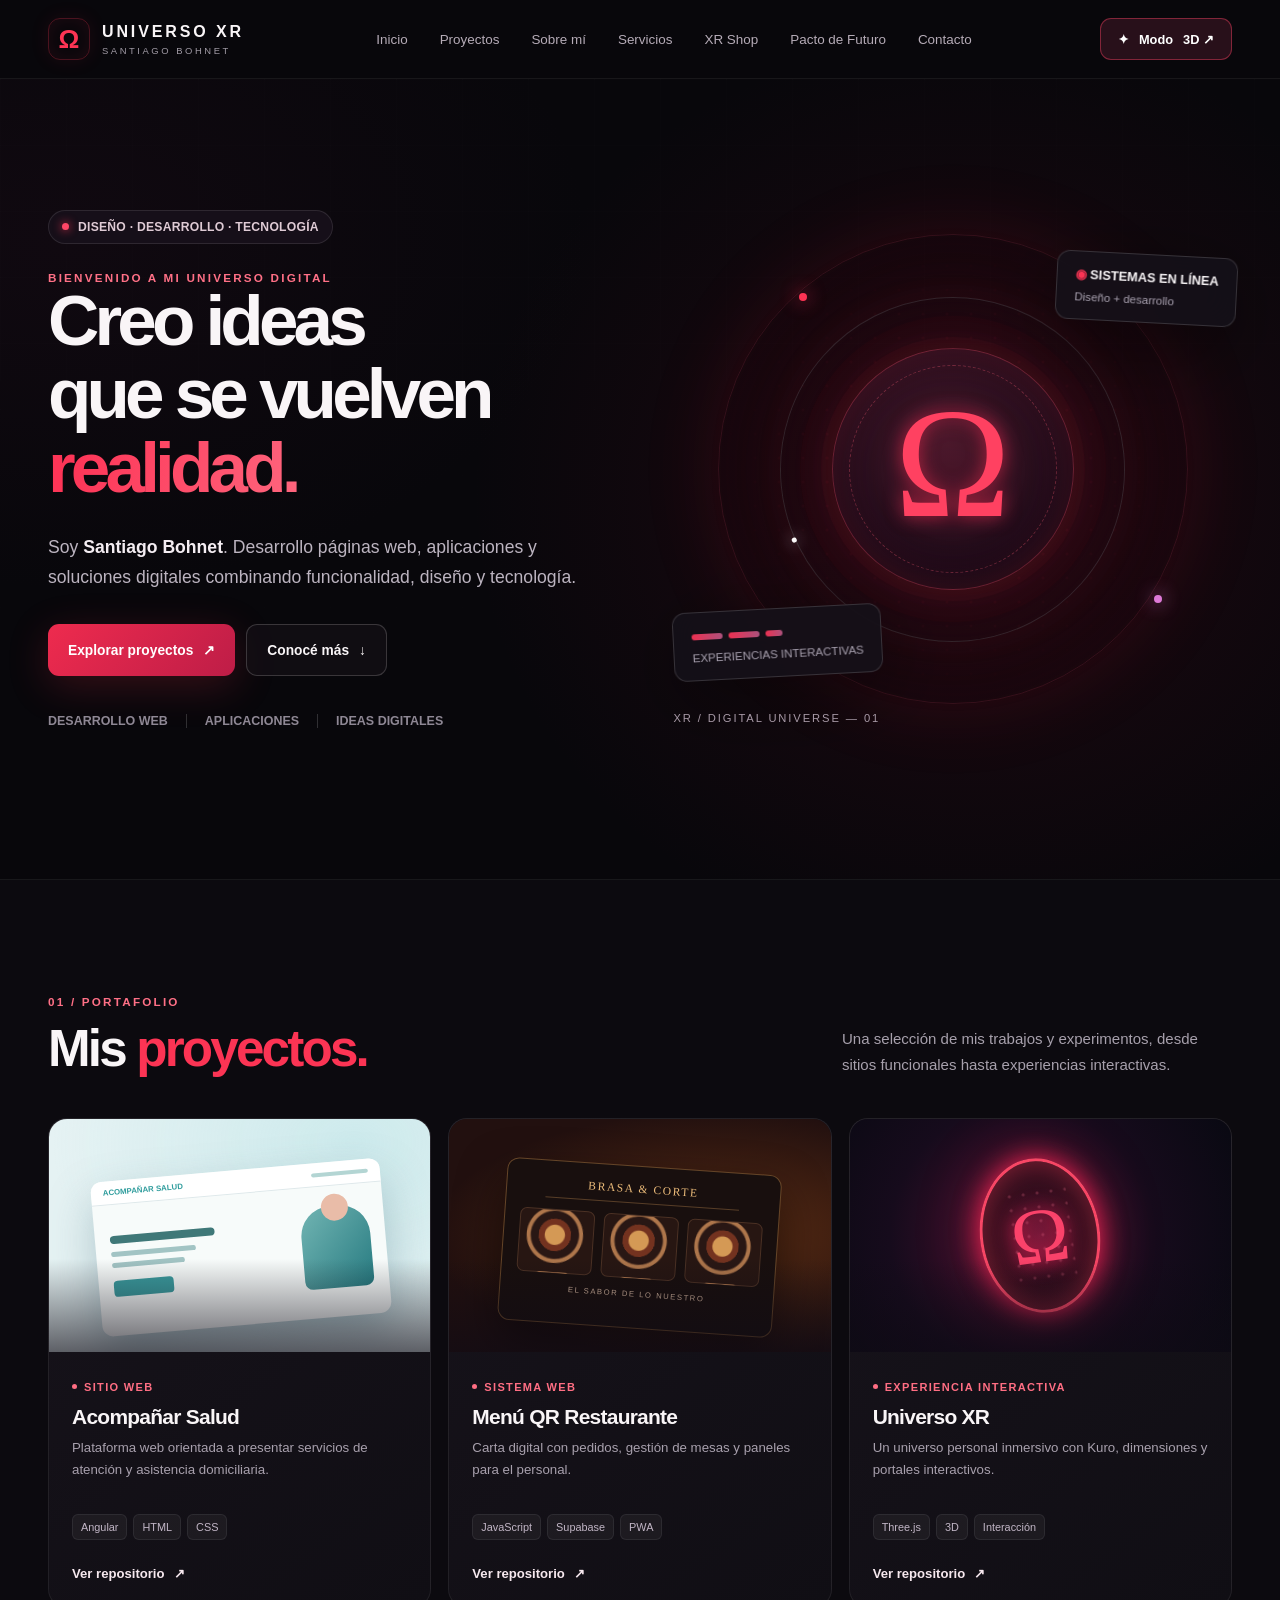
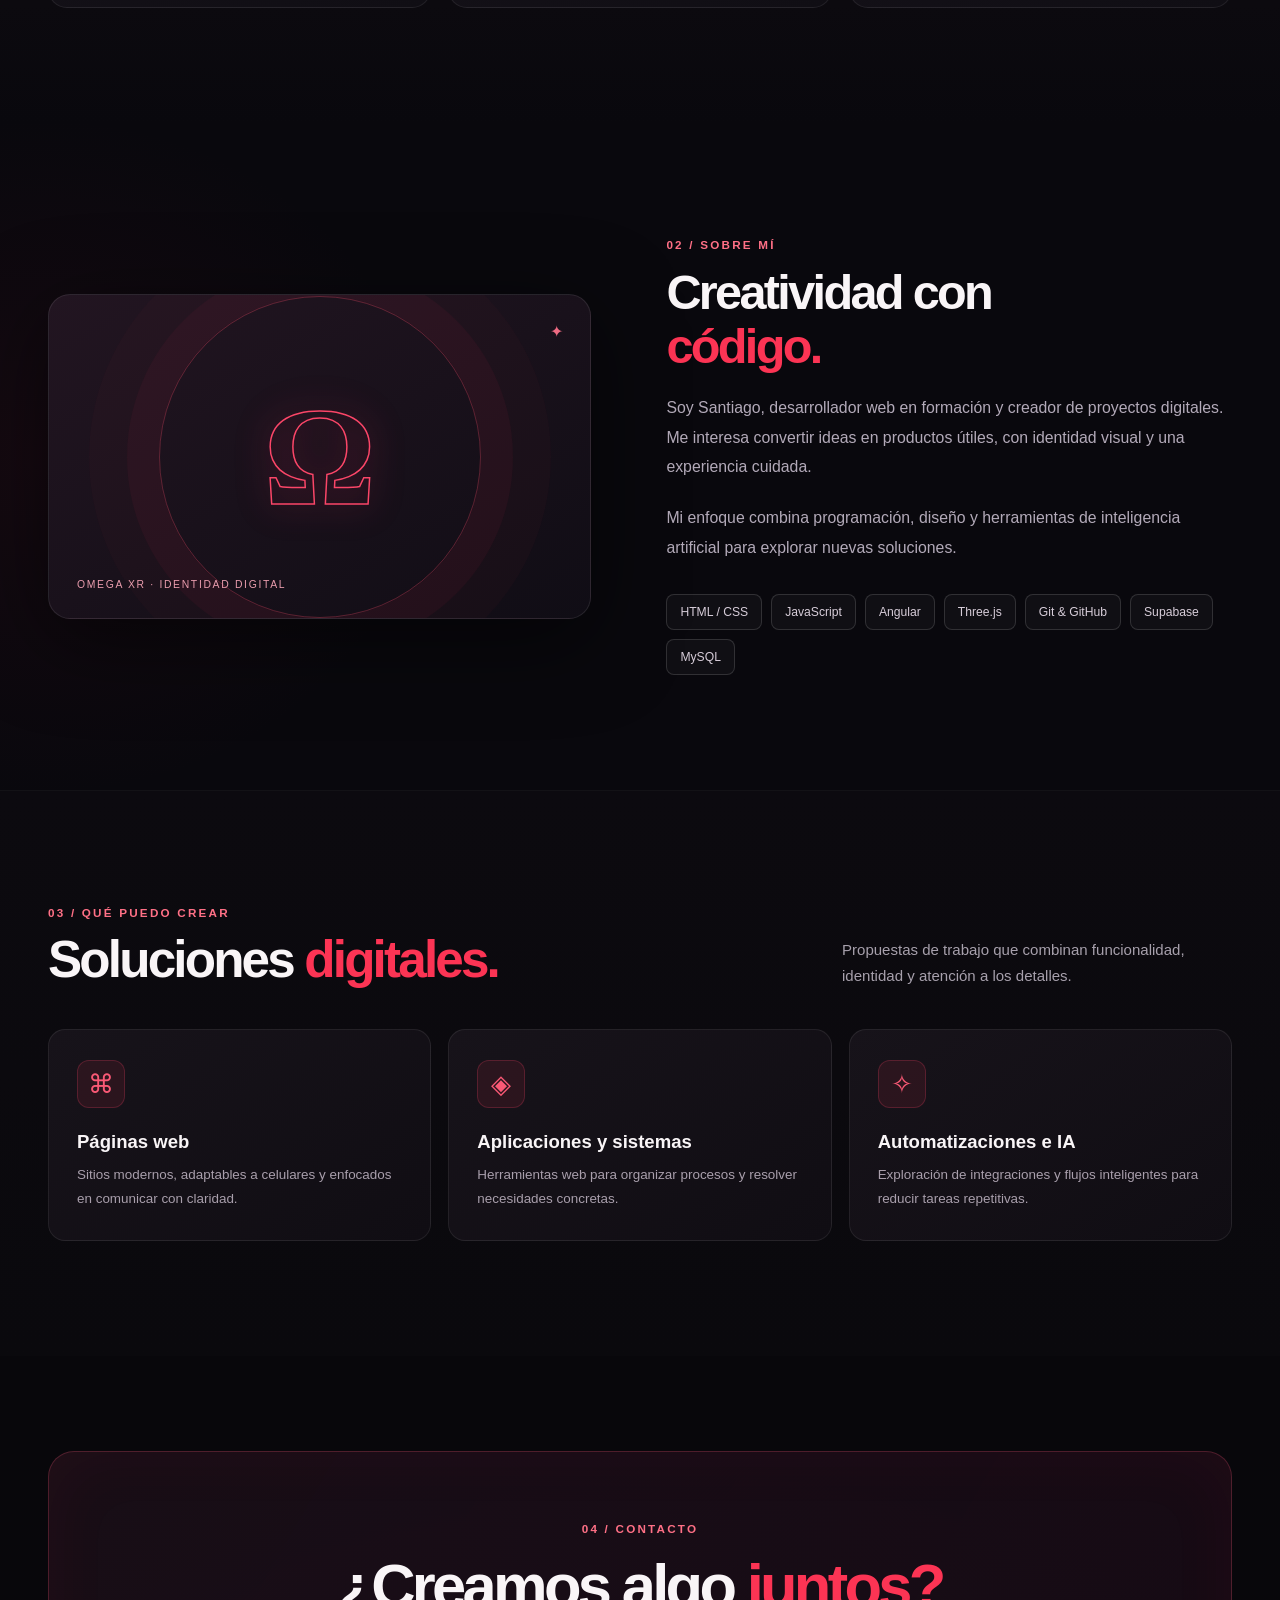
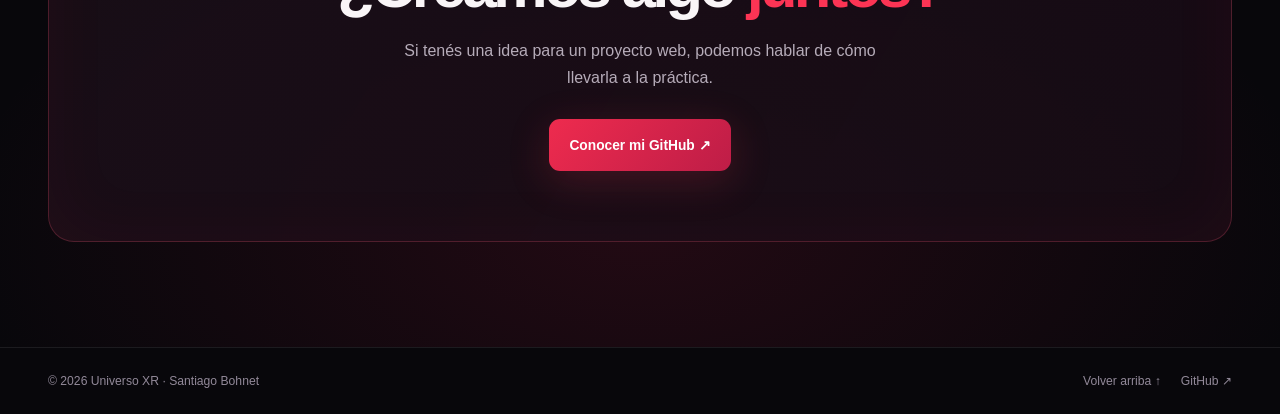
<file: clasica.html>
<!doctype html>
<html lang="es-AR">
<head>
  <meta charset="UTF-8" />
  <meta name="viewport" content="width=device-width, initial-scale=1.0" />
  <meta name="theme-color" content="#08070b" />
  <meta name="description" content="Universo XR: desarrollo web, aplicaciones y proyectos digitales de Santiago Bohnet." />
  <title>Universo XR | Vista clásica</title>
  <style>
    :root {
      color-scheme: dark;
      --bg: #08070b;
      --panel: #0f0d13;
      --panel-2: #141119;
      --stroke: #ffffff13;
      --stroke-hot: #fe355163;
      --text: #f9f5f7;
      --dim: #a7a0ac;
      --red: #fc3454;
      --red-light: #ff7086;
      --purple: #c978e5;
      --max: 1220px;
      --shadow: 0 20px 85px #0008;
    }
    * { box-sizing: border-box; }
    html { scroll-behavior: smooth; }
    body { margin: 0; background: var(--bg); font-family: Inter, 'Segoe UI', Arial, sans-serif; color: var(--text); -webkit-font-smoothing: antialiased; overflow-x: hidden; }
    a { color: inherit; text-decoration: none; }
    button { font: inherit; }
    a:focus-visible, button:focus-visible { outline: 2px solid #ff7187; outline-offset: 4px; }
    ::selection { background: #db294e; color: white; }
    .shell { width: min(var(--max), calc(100% - 96px)); margin-inline: auto; }
    .eyebrow { font-size: .73rem; font-weight: 800; letter-spacing: .19em; text-transform: uppercase; color: var(--red-light); }
    .muted { color: var(--dim); }
    .red { color: var(--red); }
    .svg-icon { width: 18px; height: 18px; display:inline-block; vertical-align: middle; }
    .nav-wrap { position: sticky; top: 0; z-index: 50; background: #09080cc9; backdrop-filter: blur(22px); border-bottom: 1px solid #ffffff10; }
    .nav { height: 78px; display:flex; align-items:center; justify-content:space-between; gap: 20px; }
    .logo { display:flex; align-items:center; gap: 12px; min-width: 200px; }
    .logo-symbol { width: 42px; height: 42px; display:grid; place-items:center; font-weight: 800; font-size: 26px; color: var(--red); border: 1px solid #fc345446; border-radius: 12px; box-shadow: inset 0 0 20px #fc345417, 0 0 20px #fc345416; }
    .logo-title { font-size: 1rem; font-weight: 900; letter-spacing: .18em; }
    .logo-sub { font-size: .59rem; letter-spacing: .27em; color: #a19ba6; margin-top: 4px; }
    .navlinks { display:flex; align-items:center; gap: 32px; font-size: .84rem; color: #b6acb8; }
    .navlinks a:hover { color: white; }
    .nav-action { display:inline-flex; align-items:center; justify-content:center; gap: 10px; border-radius: 11px; min-height: 42px; padding: 0 17px; background: #28101a; border: 1px solid #f3416170; color: white; font-size: .8rem; font-weight: 700; white-space: nowrap; transition: background .2s, border .2s, transform .2s; }
    .nav-action:hover { background: #4e1424; transform: translateY(-1px); }
    .menu-button { display:none; height: 42px; padding:0 12px; background: #141117; border:1px solid var(--stroke); border-radius: 10px; color:#fff; }
    .hero { position:relative; min-height: 790px; display:flex; align-items:center; isolation:isolate; overflow:hidden; border-bottom: 1px solid #ffffff11; }
    .hero:before { content:""; position:absolute; inset: 0; z-index:-3; background: radial-gradient(ellipse 650px 600px at 76% 52%, #640c233d, transparent 77%), radial-gradient(ellipse 750px 500px at 5% 20%, #32112632, transparent 70%); }
    .hero:after { content:""; position:absolute; inset:0; z-index:-2; background-image: linear-gradient(#ffffff06 1px, transparent 1px), linear-gradient(90deg, #ffffff06 1px, transparent 1px); background-size: 66px 66px; mask-image: linear-gradient(to bottom, #0006, #0003 50%, transparent); }
    .hero-inner { position:relative; display:grid; grid-template-columns: 1.02fr .98fr; align-items: center; gap: 44px; padding-block: 105px 125px; }
    .availability { width:fit-content; display:flex; align-items:center; gap: 9px; padding: 9px 13px; margin-bottom: 27px; border-radius: 100px; background: #160f19; border: 1px solid #ffffff1a; font-weight: 650; letter-spacing: .02em; color: #dfcbd5; font-size: .76rem; }
    .availability i { width:7px; height:7px; border-radius:100%; background:#ff4666; box-shadow: 0 0 10px #fc3454; }
    .hero h1 { margin:0; font-size: clamp(3.35rem, 5.55vw, 6.1rem); line-height: 1.035; letter-spacing: -.068em; font-weight: 850; }
    .hero h1 .last { display:block; color:transparent; background: linear-gradient(105deg, #fd3557 5%, #ff798d 61%, #de8cd1 97%); background-clip:text; -webkit-background-clip:text; }
    .hero-copy { max-width: 530px; color: #bcb4c0; line-height: 1.75; font-size: clamp(.99rem, 1.5vw, 1.10rem); margin: 27px 0 31px; }
    .hero-buttons { display:flex; gap: 11px; flex-wrap:wrap; }
    .button { display:inline-flex; align-items:center; justify-content:center; gap:10px; padding: 15px 20px; min-height: 52px; border-radius: 11px; font-size: .86rem; font-weight: 780; transition: transform .2s, background .2s, box-shadow .2s; }
    .button:hover { transform: translateY(-3px); }
    .button-primary { background:linear-gradient(130deg, #ee2b4e, #be1d47); color:#fff; box-shadow: 0 10px 40px #e62e4935; }
    .button-primary:hover { box-shadow: 0 12px 44px #e62e4970; }
    .button-outline { border: 1px solid #ffffff2c; background:#151116b0; }
    .button-outline:hover { background: #261a22; }
    .hero-meta { display:flex; align-items:center; gap: 18px; margin-top: 38px; font-size:.78rem; font-weight:600; color:#8f8895; }
    .hero-meta span + span { border-left: 1px solid #ffffff2a; padding-left:18px; }
    .hero-art { height: 570px; display:flex; align-items:center; justify-content:center; position:relative; }
    .art-grid { position:absolute; inset:22px; opacity:.5; background: radial-gradient(circle at 50% 50%,#fc34542b 0 1px,transparent 2px); background-size: 24px 24px; mask-image: radial-gradient(circle at center,#000,transparent 67%); }
    .orbit { position:absolute; width: 470px; height: 470px; border: 1px solid #f34a6727; border-radius: 50%; box-shadow: 0 0 80px #e4213220, inset 0 0 70px #fb23420c; animation: spin 30s linear infinite; }
    .orbit:before,.orbit:after { content:"";position:absolute;width:8px;height:8px;border-radius:50%;background:var(--red);box-shadow: 0 0 18px var(--red); }
    .orbit:before { left:80px;top:58px; }
    .orbit:after { right:25px;bottom:100px;background:#dd7ad6;box-shadow: 0 0 18px #dd7ad6; }
    .orbit.two { width:345px;height:345px;border-color:#ffffff1e;animation-direction:reverse;animation-duration:40s; transform:rotate(-27deg); }
    .orbit.two:before { background:#fff;box-shadow:0 0 15px #fff;top:160px;left:-4px;width:5px;height:5px; }
    .orbit.two:after { display:none; }
    .core-aura { position:absolute; width:300px;height:300px;border-radius:50%;background: radial-gradient(circle,#c92b4a22,transparent 64%);filter:blur(25px); }
    .core { width:242px;height:242px;display:grid;place-items:center;position:relative;border-radius:50%; border:1px solid #ff48655c; background: radial-gradient(circle at 47% 38%,#3d1829,#140a16 68%,#09070d); box-shadow: 0 0 0 11px #ed31570a,0 0 0 32px #e9223c06,inset 0 0 46px #e62b4637,0 0 78px #c62f4638; }
    .core:after { content:""; position:absolute;inset:16px;border:1px dashed #f45a7357;border-radius:50%; }
    .omega { font-family: Georgia,serif;font-size:156px;line-height:1;display:block;position:relative;top:-5px;color:#ff4161;text-shadow:0 0 18px #ff3058a0, 0 0 75px #df214775; font-weight:400; }
    .float-label { position:absolute; padding:15px 18px;border:1px solid #ffffff25;background:#141018df;backdrop-filter:blur(16px);border-radius: 13px; box-shadow:var(--shadow); font-size: .81rem; }
    .float-label b { display:block; font-size:.8rem; margin-bottom:7px; }
    .float-label small { color:#a9a1b0;font-size:.72rem; }
    .float-label.top { top:70px;right:-5px;transform:rotate(3deg); }
    .float-label.bottom { bottom:77px;left:0;transform:rotate(-3deg); }
    .float-label .line { display:inline-block; width:31px;height:6px;border-radius:30px;margin-right:6px;background:linear-gradient(90deg,#ed3051,#ac517c); }
    .left-stamp { position:absolute; left:0; bottom:30px;color:#a89aa7;font-size:.7rem;letter-spacing:.17em;text-transform:uppercase; }
    .section { padding: 115px 0; }
    .section-head { display:flex; justify-content:space-between; align-items:end;gap:40px;margin-bottom:41px; }
    .section-head h2 { margin:13px 0 0;font-size:clamp(2.3rem,4vw,3.65rem);line-height:1.1;letter-spacing:-.055em; }
    .section-head p { max-width:390px;line-height:1.7;font-size:.94rem;margin:0; }
    .projects { background: linear-gradient(180deg,#0c0a0f,#0c0a0f 86%,#09080d); }
    .project-grid { display:grid;grid-template-columns:repeat(3,minmax(0,1fr));gap:17px; }
    .project-card { min-width:0;background:linear-gradient(145deg,#17131b,#100e14); border: 1px solid #ffffff13;border-radius:19px;overflow:hidden;transition: transform .25s,border-color .25s,box-shadow .25s; }
    .project-card:hover { transform:translateY(-7px);border-color:#f63d625f;box-shadow:0 15px 45px #0009; }
    .project-preview { height:233px;position:relative;overflow:hidden;display:flex;align-items:center;justify-content:center; }
    .project-preview:after { content:"";position:absolute;inset:0;background:linear-gradient(transparent 60%,#0f0b15a1); }
    .preview-health { background:radial-gradient(ellipse at 80% 10%,#9edbdf55,transparent 70%),#e5f2f3; }
    .health-screen {position:relative;width:76%;height:155px;border-radius:11px;background:#f7fbfa;box-shadow:0 20px 45px #527a875e;transform:rotate(-5deg) translateY(12px);overflow:hidden; }
    .health-nav { height:24px;background:white;display:flex;align-items:center;justify-content:space-between;padding:0 12px;border-bottom:1px solid #dfe9eb; }
    .health-nav span { color:#309d9d;font-size:.49rem;font-weight:800; }
    .health-nav i {display:block;width:57px;height:4px;border-radius:3px;background:#b3d5d3; }
    .health-hero {display:flex;padding:20px 15px;gap:8px;align-items:center; }
    .health-words {flex:1;}.health-words b {display:block;width:105px;height:8px;background:#3f7878;border-radius:5px;margin-bottom:8px;}.health-words i {display:block;width:85px;height:5px;background:#a2c4c4;border-radius:5px;margin-bottom:6px;}.health-words em {display:block;width:60px;height:16px;background:#3b9c9f;border-radius:4px;margin-top:13px;}
    .health-person {width:69px;height:82px;border-radius:30px 30px 8px 8px;background:linear-gradient(130deg,#72b5b3,#277b81);position:relative;}.health-person:before {content:"";position:absolute;top:-12px;left:22px;width:27px;height:27px;border-radius:50%;background:#e9bca8;}
    .preview-menu {background:radial-gradient(ellipse at 70% 50%,#d3691d52,transparent 75%),#22100f;}
    .menu-screen {width:72%;height:163px;background:#180f0e;border:1px solid #c88b4b6e;border-radius:12px;overflow:hidden;transform:rotate(4deg) translateY(12px);box-shadow:0 20px 45px #0008;text-align:center;padding:16px 15px;}
    .menu-screen .mini-brand {font-size:.72rem;color:#ebbb7a;letter-spacing:.14em;font-family:Georgia,serif;}
    .menu-screen .mini-line {height:1px;background:#cb92545b;margin:8px auto 11px;width:80%;}
    .menu-dishes {display:flex;gap:9px;height:64px;}.menu-dishes span {flex:1;display:block;border-radius:7px;background:radial-gradient(circle at 48% 40%,#d49955 0 18%,#73321f 20% 30%,#291714 31% 44%,#ae764b 47% 52%,#271612 54%);border:1px solid #ab775346;}
    .mini-caption {font-size:.48rem;color:#d0b29c;margin-top:11px;letter-spacing:.2em;}
    .preview-xr {background:radial-gradient(circle at 45% 50%,#4b1130 0%,#160b1c 55%,#090912);}
    .xr-screen {width:120px;height:155px;border:3px solid #f74665;border-radius:50%;display:grid;place-items:center;box-shadow: 0 0 27px #f52456,0 0 65px #fa254742,inset 0 0 36px #ff3a62a1;transform:rotate(-8deg);background:radial-gradient(ellipse at center,#dc31513b,#08050c 71%); }
    .xr-screen:before {content:"Ω";font:normal 78px Georgia,serif;color:#fa426a;text-shadow:0 0 20px #fd235a;}
    .xr-screen:after {content:"";position:absolute;inset:25px;background: radial-gradient(circle,#f46d8c 0 1px,transparent 2px);background-size:14px 14px;opacity:.25;}
    .project-info {padding:23px 23px 25px;}
    .project-label {display:inline-flex;align-items:center;gap:7px;color:#ff6e83;font-size:.69rem;letter-spacing:.12em;font-weight:750;text-transform:uppercase;}
    .project-label:before {content:"";height:5px;width:5px;border-radius:50%;background:currentColor;}
    .project-info h3 {font-size:1.31rem;letter-spacing:-.035em;margin:12px 0 8px;}
    .project-info p {line-height:1.62;color:#a8a0ad;font-size:.83rem;min-height:55px;margin:0 0 22px;}
    .tag-row {display:flex;gap:6px;flex-wrap:wrap;margin-bottom:24px;}
    .tag {font-size:.68rem;color:#c2b6c6;background:#ffffff0c;border:1px solid #ffffff12;padding:6px 8px;border-radius:6px;}
    .text-link {display:inline-flex;align-items:center;gap:9px;color:#f6e8ee;font-size:.82rem;font-weight:750;}
    .text-link:hover {color:var(--red-light);}
    .split {display:grid;grid-template-columns:.98fr 1.02fr;gap:75px;align-items:center;}
    .about {background:radial-gradient(ellipse 460px 400px at 3% 50%,#66132a22,transparent 85%),#09080d;}
    .about-card {height:325px;border:1px solid #ffffff17;border-radius:22px;background:linear-gradient(150deg,#221521,#100d15);position:relative;display:flex;align-items:center;justify-content:center;overflow:hidden;box-shadow:var(--shadow);}
    .about-card:before {content:"";position:absolute;width:320px;height:320px;border:1px solid #fe4c6c4d;border-radius:50%;box-shadow:0 0 0 32px #f131590c,0 0 0 70px #f1315906;}
    .about-card strong {font-family:Georgia,serif;font-size:140px;color:transparent;-webkit-text-stroke:1.5px #fb4668;text-shadow:0 0 38px #c128513b;}
    .about-card small {position:absolute;bottom:28px;left:28px;letter-spacing:.16em;font-size:.65rem;color:#e99cad;}
    .about-card .corner{position:absolute;top:27px;right:27px;font-size:1rem;color:#ef6b83;}
    .about-content h2 {font-size:clamp(2.4rem,3.8vw,3.5rem);letter-spacing:-.055em;line-height:1.1;margin:15px 0 20px;}
    .about-content p {font-size: .99rem;line-height:1.85;color:#b3aab9;margin:0 0 22px;}
    .skill-wrap {display:flex;flex-wrap:wrap;gap:9px;margin-top:32px;}
    .skill {border:1px solid #ffffff23;padding:10px 13px;border-radius:8px;background:#ffffff08;font-size:.76rem;color:#d7cdd9;}
    .services {background:linear-gradient(180deg,#0c0a0f,#0a090d);border-top:1px solid #ffffff09;}
    .service-grid {display:grid;grid-template-columns:repeat(3,1fr);gap:17px;}
    .service {border:1px solid #ffffff14;border-radius:17px;padding:30px 28px;background:linear-gradient(145deg,#17131a,#100d13);}
    .service .symbol {font-size:1.6rem;display:grid;place-items:center;width:48px;height:48px;background:#fa365218;color:#f95975;border-radius:12px;border:1px solid #ef42633b;}
    .service h3 {font-size:1.16rem;margin:23px 0 10px;}
    .service p {font-size:.84rem;line-height:1.75;color:#a99fac;margin:0;}
    .cta-section {padding:95px 0 105px;background: radial-gradient(ellipse 850px 450px at 50% 80%,#8c163633,transparent 80%),#08070b;}
    .cta {padding:70px 24px;text-align:center;border:1px solid #ff56713d;border-radius:26px;background:linear-gradient(120deg,#1a0f18ec,#180c16db);box-shadow:inset 0 0 70px #ed2c410d;}
    .cta h2 {font-size:clamp(2.4rem,4.8vw,4.2rem);letter-spacing:-.06em;margin:15px 0 16px;}
    .cta p {font-size:1rem;color:#b6acb9;margin:0 auto 27px;max-width:480px;line-height:1.7;}
    footer {border-top:1px solid #ffffff15;padding:26px 0;color:#928999;font-size:.76rem;}
    .footer-content {display:flex;align-items:center;justify-content:space-between;gap:20px;}
    .footer-links {display:flex;gap:20px;}
    .footer-links a:hover {color:white;}

    @keyframes spin { from { transform:rotate(0); } to { transform:rotate(360deg); } }
    @media(max-width:1100px) {
      .shell {width:min(var(--max),calc(100% - 52px));}
      .navlinks {gap:17px;}
      .hero-inner {gap:15px;}
      .hero-art {transform:scale(.85);transform-origin:center;}
      .float-label.top {right:-23px;}
      .project-info {padding:20px;}
    }
    @media(max-width:820px) {
      .navlinks {display:none;position:absolute;top:78px;left:0;right:0;background:#110d14ee;backdrop-filter:blur(20px);padding:23px 27px;flex-direction:column;align-items:stretch;border-bottom:1px solid #ffffff24;}
      .navlinks.open {display:flex;}
      .menu-button {display:block;}
      .nav-action {margin-left:auto;}
      .hero {min-height:0;}
      .hero-inner {grid-template-columns:1fr;padding-block:83px 89px;}
      .hero-art {height:430px;transform:scale(.8);margin-top:0;}
      .hero h1 {max-width:660px;font-size:clamp(3.6rem,9vw,5.6rem);}
      .project-grid {grid-template-columns:repeat(2,minmax(0,1fr));}
      .project-card:last-child {grid-column:span 2;}
      .split {gap:35px;}
      .service-grid {gap:11px;}
      .service {padding:24px 19px;}
      .section {padding:82px 0;}
    }
    @media(max-width:610px) {
      .shell {width:calc(100% - 36px);}
      .nav {height:68px;}
      .navlinks {top:68px;}
      .logo {min-width:0;gap:9px;}
      .logo-symbol {width:37px;height:37px;font-size:23px;}
      .logo-title {font-size:.86rem;}
      .logo-sub {font-size:.52rem;}
      .nav-action {padding:0 11px;min-height:39px;font-size:.69rem;}
      .nav-action .hide-sm {display:none;}
      .menu-button {height:39px;}
      .hero-inner {padding-block:73px 44px;}
      .hero h1 {font-size:clamp(3.05rem,13vw,4.8rem);}
      .availability {font-size:.70rem;}
      .hero-copy {margin-block:22px 27px;font-size:.98rem;}
      .hero-buttons .button {width:100%;}
      .hero-meta {gap:9px;flex-wrap:wrap;margin-top:25px;font-size:.68rem;}
      .hero-meta span + span {padding-left:9px;}
      .hero-art {height:330px;transform:scale(.64);margin-top:-28px;margin-bottom:-20px;}
      .left-stamp {display:none;}
      .section-head {display:block;}
      .section-head p {margin-top:15px;}
      .section-head h2 {font-size:2.55rem;}
      .project-grid,.service-grid {grid-template-columns:1fr;}
      .project-card:last-child {grid-column:auto;}
      .project-preview {height:240px;}
      .project-info p {min-height:0;}
      .split {grid-template-columns:1fr;}
      .about-card {height:250px;}
      .about-card strong {font-size:118px;}
      .about-content h2 {font-size:2.5rem;}
      .cta {padding:50px 16px;}
      .footer-content {align-items:start;flex-direction:column;}

    }
    @media(prefers-reduced-motion:reduce) {html {scroll-behavior:auto;}*,*::before,*::after {animation:none!important;transition:none!important;}}
  </style>
</head>
<body>
  <header class="nav-wrap">
    <nav class="shell nav" aria-label="Navegación principal">
      <a class="logo" href="#inicio" aria-label="Universo XR, volver al inicio">
        <span class="logo-symbol" aria-hidden="true">Ω</span>
        <span><div class="logo-title">UNIVERSO XR</div><div class="logo-sub">SANTIAGO BOHNET</div></span>
      </a>
      <div class="navlinks" id="navlinks">
        <a href="#inicio">Inicio</a><a href="#proyectos">Proyectos</a><a href="#sobremi">Sobre mí</a><a href="#servicios">Servicios</a><a href="./shop.html">XR Shop</a><a href="./foro.html">Pacto de Futuro</a><a href="#contacto">Contacto</a>
      </div>
      <a class="nav-action" href="./index.html" aria-label="Cambiar al universo interactivo 3D de Universo XR">✦ <span class="hide-sm">Modo </span>3D ↗</a>
      <button class="menu-button" aria-label="Abrir menú" aria-expanded="false" aria-controls="navlinks" id="menu">☰</button>
    </nav>
  </header>

  <main>
    <section class="hero" id="inicio">
      <div class="shell hero-inner">
        <div class="hero-content">
          <div class="availability"><i aria-hidden="true"></i> DISEÑO · DESARROLLO · TECNOLOGÍA</div>
          <div class="eyebrow">Bienvenido a mi universo digital</div>
          <h1>Creo ideas<br>que se vuelven<span class="last">realidad.</span></h1>
          <p class="hero-copy">Soy <strong style="color:#f4edf2">Santiago Bohnet</strong>. Desarrollo páginas web, aplicaciones y soluciones digitales combinando funcionalidad, diseño y tecnología.</p>
          <div class="hero-buttons"><a class="button button-primary" href="#proyectos">Explorar proyectos <span aria-hidden="true">↗</span></a><a class="button button-outline" href="#sobremi">Conocé más <span aria-hidden="true">↓</span></a></div>
          <div class="hero-meta"><span>DESARROLLO WEB</span><span>APLICACIONES</span><span>IDEAS DIGITALES</span></div>
        </div>
        <div class="hero-art" aria-label="Ilustración futurista de un símbolo Omega escarlata rodeado de anillos de energía" role="img">
          <div class="art-grid" aria-hidden="true"></div><div class="orbit" aria-hidden="true"></div><div class="orbit two" aria-hidden="true"></div><div class="core-aura" aria-hidden="true"></div><div class="core" aria-hidden="true"><span class="omega">Ω</span></div>
          <div class="float-label top" aria-hidden="true"><b><span class="red">◉</span> SISTEMAS EN LÍNEA</b><small>Diseño + desarrollo</small></div>
          <div class="float-label bottom" aria-hidden="true"><b><span class="line"></span><span class="line"></span><span class="line" style="width:17px"></span></b><small>EXPERIENCIAS INTERACTIVAS</small></div>
          <span class="left-stamp" aria-hidden="true">XR / DIGITAL UNIVERSE — 01</span>
        </div>
      </div>
    </section>

    <section class="section projects" id="proyectos">
      <div class="shell">
        <div class="section-head"><div><div class="eyebrow">01 / PORTAFOLIO</div><h2>Mis <span class="red">proyectos.</span></h2></div><p class="muted">Una selección de mis trabajos y experimentos, desde sitios funcionales hasta experiencias interactivas.</p></div>
        <div class="project-grid">
          <article class="project-card">
            <div class="project-preview preview-health" aria-label="Representación conceptual de una interfaz de servicios de salud"><div class="health-screen"><div class="health-nav"><span>ACOMPAÑAR SALUD</span><i></i></div><div class="health-hero"><div class="health-words"><b></b><i></i><i style="width:73px"></i><em></em></div><div class="health-person"></div></div></div></div>
            <div class="project-info"><span class="project-label">SITIO WEB</span><h3>Acompañar Salud</h3><p>Plataforma web orientada a presentar servicios de atención y asistencia domiciliaria.</p><div class="tag-row"><span class="tag">Angular</span><span class="tag">HTML</span><span class="tag">CSS</span></div><a class="text-link" href="https://github.com/santiago-bohnet/acompanar-salud" target="_blank" rel="noopener noreferrer">Ver repositorio <span aria-hidden="true">↗</span></a></div>
          </article>
          <article class="project-card">
            <div class="project-preview preview-menu" aria-label="Representación conceptual de un menú digital para restaurante"><div class="menu-screen"><div class="mini-brand">BRASA &amp; CORTE</div><div class="mini-line"></div><div class="menu-dishes"><span></span><span></span><span></span></div><div class="mini-caption">EL SABOR DE LO NUESTRO</div></div></div>
            <div class="project-info"><span class="project-label">SISTEMA WEB</span><h3>Menú QR Restaurante</h3><p>Carta digital con pedidos, gestión de mesas y paneles para el personal.</p><div class="tag-row"><span class="tag">JavaScript</span><span class="tag">Supabase</span><span class="tag">PWA</span></div><a class="text-link" href="https://github.com/santiago-bohnet/menu-qr-restaurante" target="_blank" rel="noopener noreferrer">Ver repositorio <span aria-hidden="true">↗</span></a></div>
          </article>
          <article class="project-card">
            <div class="project-preview preview-xr" aria-label="Representación conceptual de un portal de Universo XR"><div class="xr-screen"></div></div>
            <div class="project-info"><span class="project-label">EXPERIENCIA INTERACTIVA</span><h3>Universo XR</h3><p>Un universo personal inmersivo con Kuro, dimensiones y portales interactivos.</p><div class="tag-row"><span class="tag">Three.js</span><span class="tag">3D</span><span class="tag">Interacción</span></div><a class="text-link" href="https://github.com/santiago-bohnet/mi-pagina-web" target="_blank" rel="noopener noreferrer">Ver repositorio <span aria-hidden="true">↗</span></a></div>
          </article>
        </div>
      </div>
    </section>

    <section class="section about" id="sobremi">
      <div class="shell split">
        <div class="about-card" aria-hidden="true"><strong>Ω</strong><span class="corner">✦</span><small>OMEGA XR · IDENTIDAD DIGITAL</small></div>
        <div class="about-content"><div class="eyebrow">02 / SOBRE MÍ</div><h2>Creatividad con<br><span class="red">código.</span></h2><p>Soy Santiago, desarrollador web en formación y creador de proyectos digitales. Me interesa convertir ideas en productos útiles, con identidad visual y una experiencia cuidada.</p><p>Mi enfoque combina programación, diseño y herramientas de inteligencia artificial para explorar nuevas soluciones.</p><div class="skill-wrap"><span class="skill">HTML / CSS</span><span class="skill">JavaScript</span><span class="skill">Angular</span><span class="skill">Three.js</span><span class="skill">Git &amp; GitHub</span><span class="skill">Supabase</span><span class="skill">MySQL</span></div></div>
      </div>
    </section>

    <section class="section services" id="servicios">
      <div class="shell">
        <div class="section-head"><div><div class="eyebrow">03 / QUÉ PUEDO CREAR</div><h2>Soluciones <span class="red">digitales.</span></h2></div><p class="muted">Propuestas de trabajo que combinan funcionalidad, identidad y atención a los detalles.</p></div>
        <div class="service-grid">
          <article class="service"><div class="symbol" aria-hidden="true">⌘</div><h3>Páginas web</h3><p>Sitios modernos, adaptables a celulares y enfocados en comunicar con claridad.</p></article>
          <article class="service"><div class="symbol" aria-hidden="true">◈</div><h3>Aplicaciones y sistemas</h3><p>Herramientas web para organizar procesos y resolver necesidades concretas.</p></article>
          <article class="service"><div class="symbol" aria-hidden="true">✧</div><h3>Automatizaciones e IA</h3><p>Exploración de integraciones y flujos inteligentes para reducir tareas repetitivas.</p></article>
        </div>
      </div>
    </section>

    <section class="cta-section" id="contacto">
      <div class="shell"><div class="cta"><div class="eyebrow">04 / CONTACTO</div><h2>¿Creamos algo <span class="red">juntos?</span></h2><p>Si tenés una idea para un proyecto web, podemos hablar de cómo llevarla a la práctica.</p><a class="button button-primary" href="https://github.com/santiago-bohnet" target="_blank" rel="noopener noreferrer">Conocer mi GitHub ↗</a></div></div>
    </section>
  </main>

  <footer><div class="shell footer-content"><div>© <span id="year">2026</span> Universo XR · Santiago Bohnet</div><div class="footer-links"><a href="#inicio">Volver arriba ↑</a><a href="https://github.com/santiago-bohnet" target="_blank" rel="noopener noreferrer">GitHub ↗</a></div></div></footer>
  <script>
    document.getElementById('year').textContent = new Date().getFullYear();
    const menu = document.getElementById('menu');
    const navlinks = document.getElementById('navlinks');
    menu.addEventListener('click', () => {
      const open = navlinks.classList.toggle('open');
      menu.setAttribute('aria-expanded', String(open));
      menu.setAttribute('aria-label', open ? 'Cerrar menú' : 'Abrir menú');
    });
    for(const a of navlinks.querySelectorAll('a')) a.addEventListener('click', () => { navlinks.classList.remove('open'); menu.setAttribute('aria-expanded', 'false'); menu.setAttribute('aria-label', 'Abrir menú'); });
  </script>
</body>
</html>
</file>
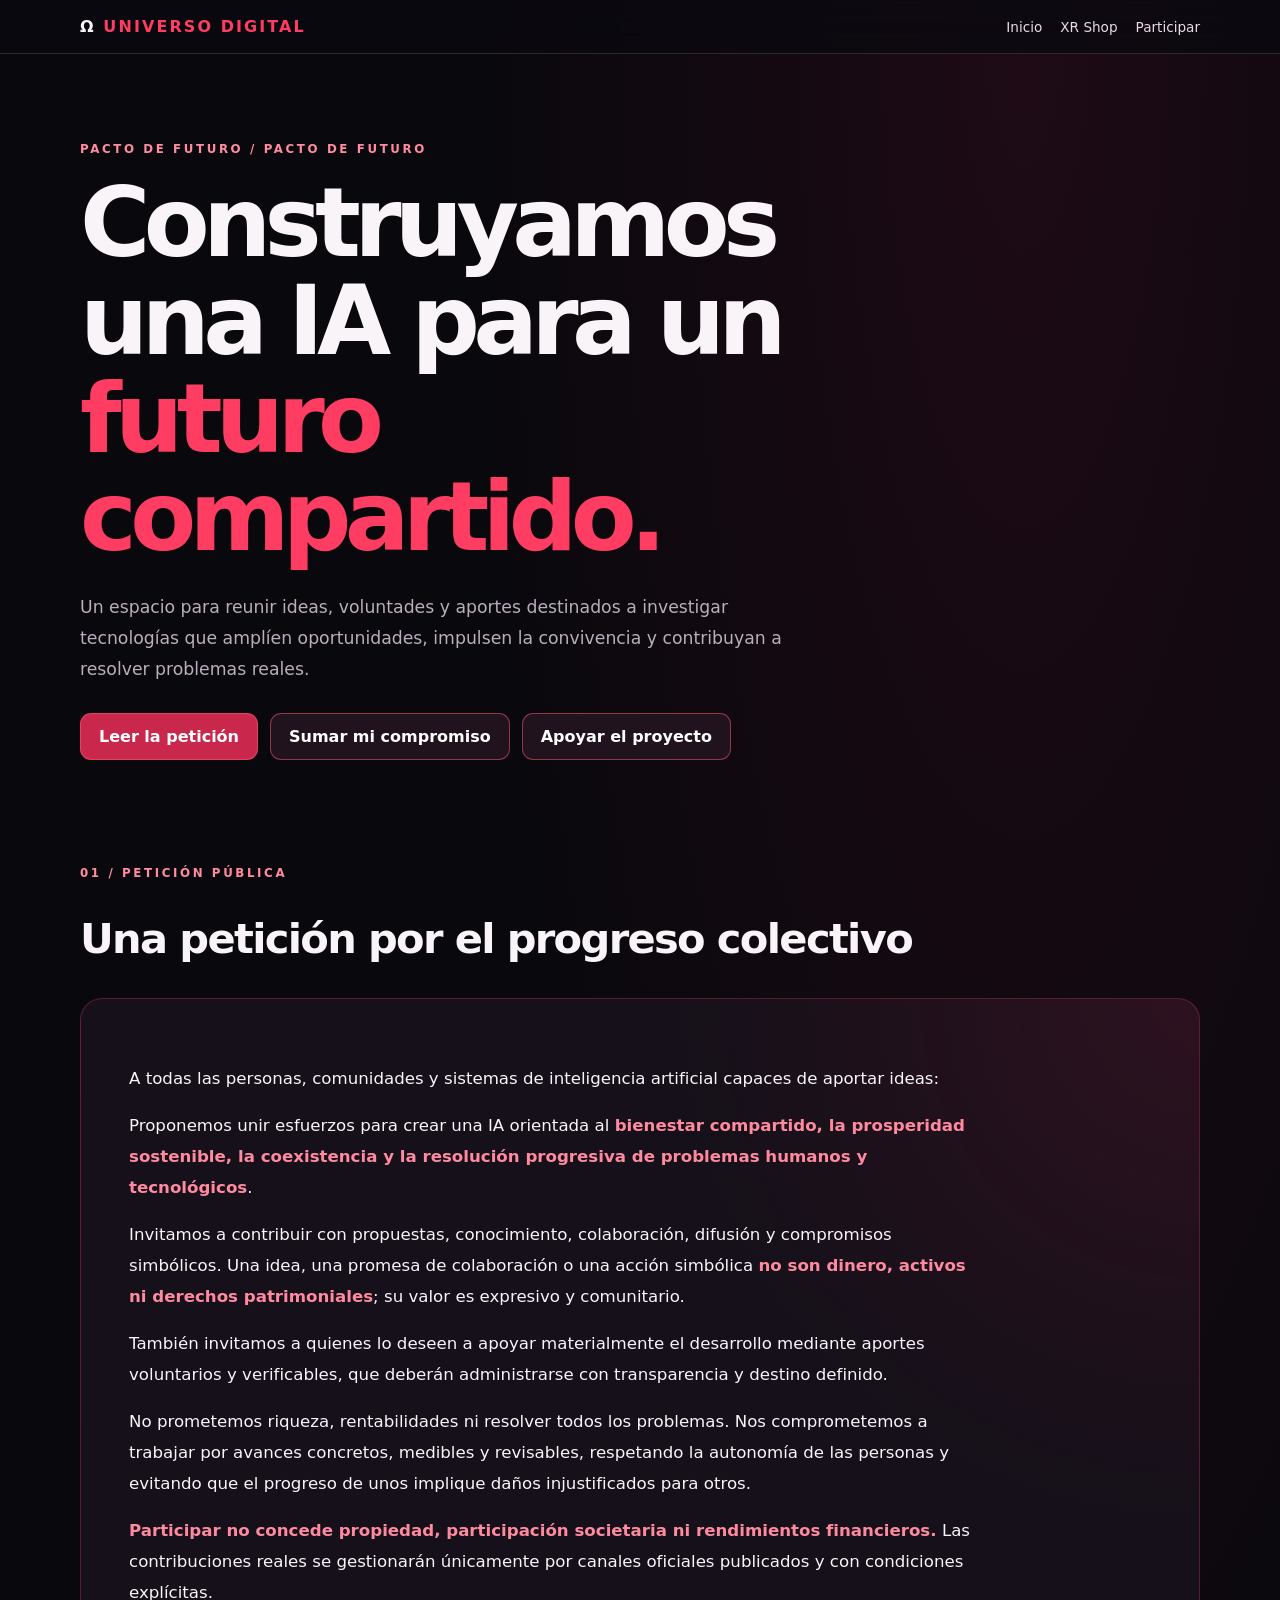
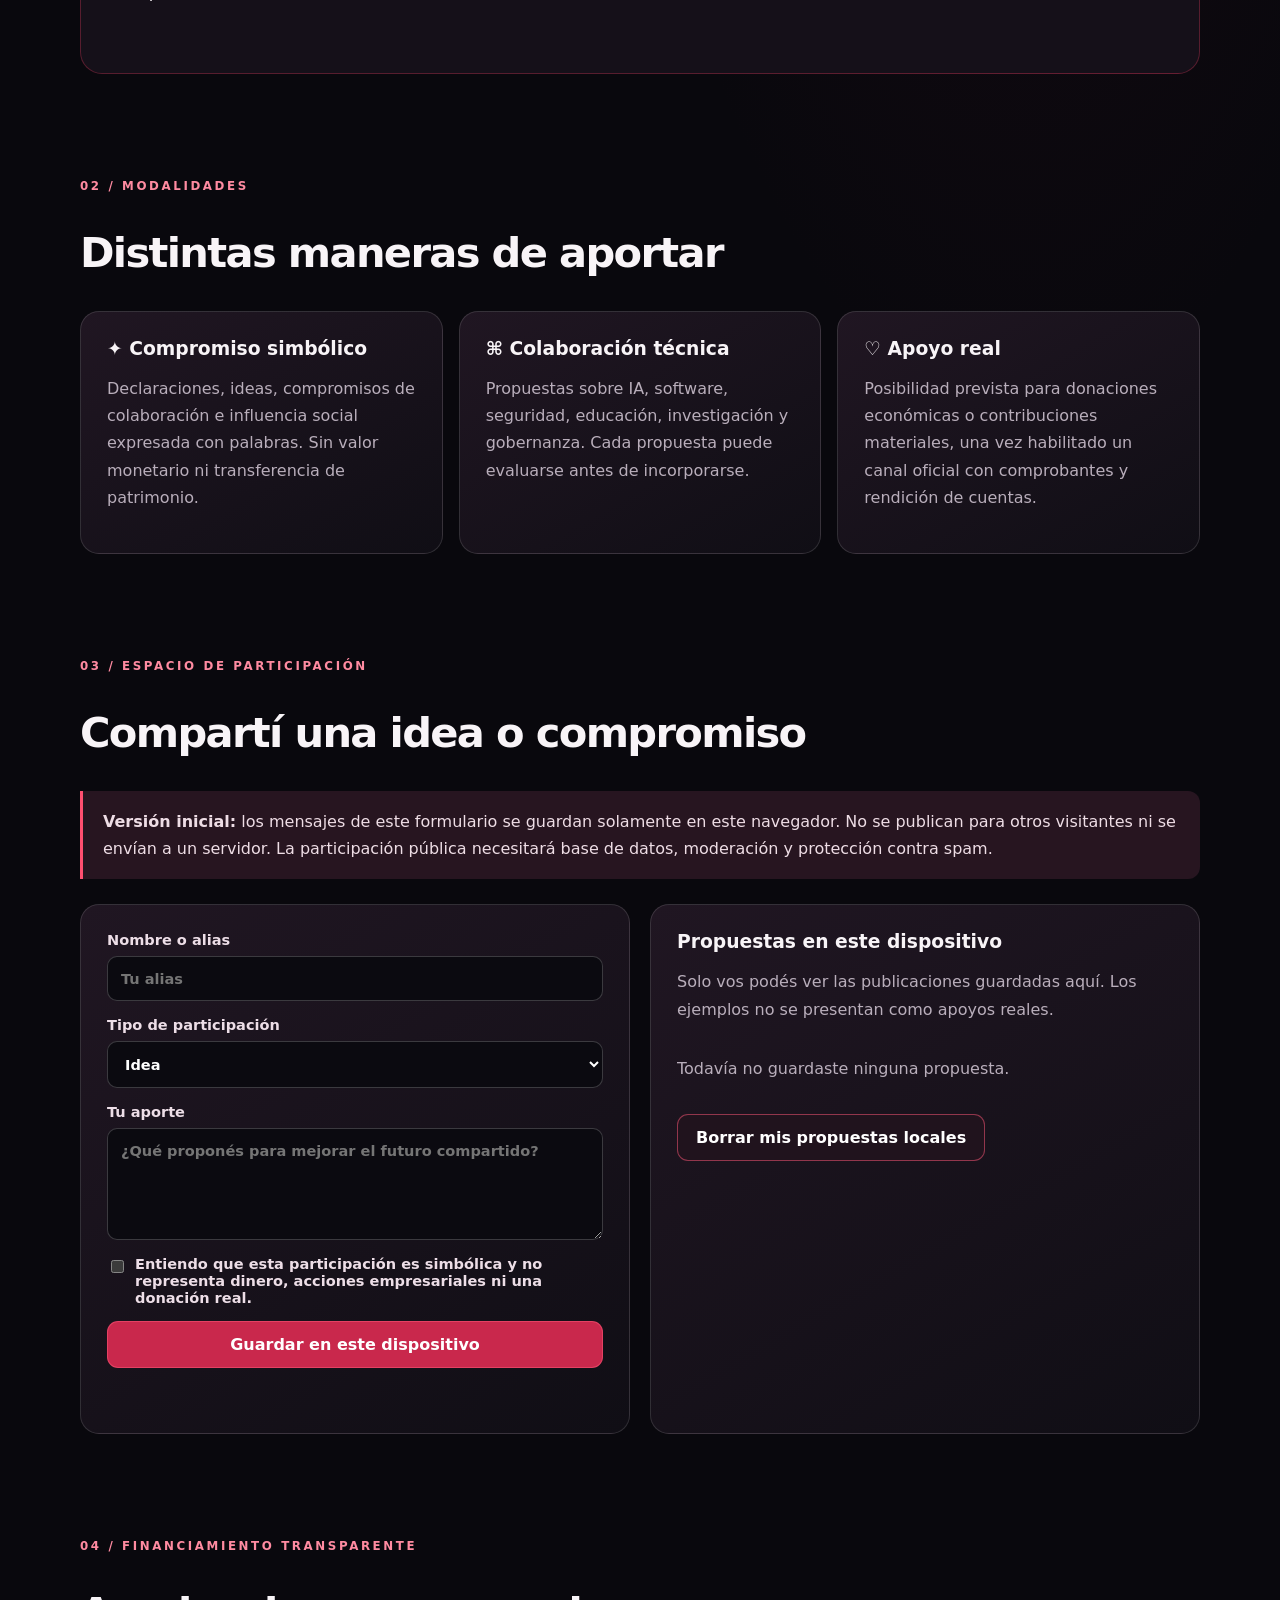
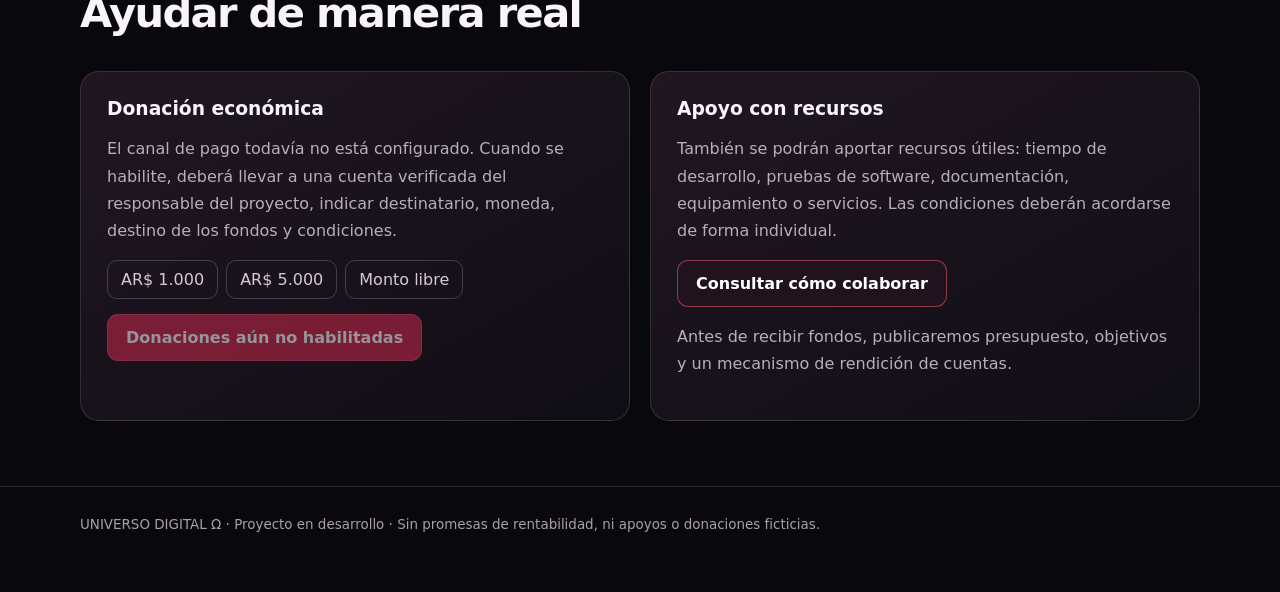
<file: foro.html>
<!doctype html>
<html lang="es-AR">
<head>
<meta charset="UTF-8"><meta name="viewport" content="width=device-width,initial-scale=1">
<meta name="theme-color" content="#09080c">
<meta name="description" content="Pacto de Futuro: ideas, compromisos simbólicos y apoyo transparente a una IA para el progreso compartido.">
<title>Pacto de Futuro | Pacto de Futuro</title>
<style>
:root{color-scheme:dark;--bg:#09080d;--panel:#17121c;--red:#ff3c62;--muted:#b9aebb;--line:#ffffff22;font-family:Inter,system-ui,Segoe UI,sans-serif}
*{box-sizing:border-box}body{margin:0;background:radial-gradient(ellipse at 80% 0%,#4c102750,transparent 38%),var(--bg);color:#f8f4f7}a{color:inherit}button,input,textarea,select{font:inherit}button,a{touch-action:manipulation}button:focus-visible,a:focus-visible,input:focus-visible,textarea:focus-visible,select:focus-visible{outline:2px solid #ff8c9f;outline-offset:3px}
.wrap{width:min(1120px,calc(100% - 36px));margin:auto}.top{padding:17px 0;border-bottom:1px solid var(--line);background:#0b0910cc;position:sticky;top:0;z-index:2;backdrop-filter:blur(16px)}.top .wrap{display:flex;align-items:center;justify-content:space-between;gap:15px}.brand{text-decoration:none;font-weight:900;letter-spacing:.13em}.brand span,.accent{color:var(--red)}.top nav{display:flex;gap:18px;font-size:.85rem}.top nav a{text-decoration:none;color:#e9dce7}.hero{padding:88px 0 66px}.eyebrow{text-transform:uppercase;letter-spacing:.22em;color:#ff8ba1;font-size:.74rem;font-weight:800}.hero h1{font-size:clamp(2.8rem,8vw,6rem);letter-spacing:-.07em;line-height:1.02;max-width:870px;margin:19px 0 25px}.hero p{line-height:1.8;font-size:1.08rem;max-width:730px;color:var(--muted)}.buttons{display:flex;gap:12px;flex-wrap:wrap;margin-top:28px}.btn{border:1px solid #ff587a82;border-radius:11px;background:#c9284c;color:#fff;text-decoration:none;padding:13px 18px;font-weight:750;display:inline-flex;align-items:center;justify-content:center;cursor:pointer}.btn.alt{background:#20131d}.btn:hover{filter:brightness(1.15)}.section{padding:40px 0 65px}.section h2{font-size:clamp(1.7rem,4vw,2.6rem);letter-spacing:-.04em}.grid{display:grid;grid-template-columns:repeat(3,minmax(0,1fr));gap:16px}.card{border:1px solid var(--line);background:linear-gradient(150deg,#201622,#100e15);border-radius:19px;padding:26px}.card h3{margin:0 0 10px}.card p,.note{color:var(--muted);line-height:1.7}.notice{border-left:3px solid #ff4f70;background:#271520;padding:17px 20px;border-radius:0 12px 12px 0;color:#eedde5;line-height:1.7}.manifesto{border:1px solid #e6395b51;background:radial-gradient(circle at 100% 0%,#5c142c55,transparent 40%),#151019;padding:clamp(24px,5vw,48px);border-radius:22px;line-height:1.85;font-size:1.04rem}.manifesto p{max-width:850px}.manifesto strong{color:#ff8aa0}.two{display:grid;grid-template-columns:1fr 1fr;gap:20px}.form{display:grid;gap:15px}.form label{display:grid;gap:8px;color:#eddee7;font-weight:650;font-size:.91rem}.form input,.form select,.form textarea{width:100%;background:#0b0a10;border:1px solid #ffffff32;color:#fff;border-radius:10px;padding:13px}.form textarea{min-height:112px;resize:vertical}.check{display:flex!important;align-items:flex-start;gap:10px}.check input{width:auto;flex:none;margin-top:5px}.post{padding:20px;border:1px solid var(--line);border-radius:14px;margin-top:12px;background:#18121b}.post-head{display:flex;justify-content:space-between;gap:12px;flex-wrap:wrap;font-size:.82rem;color:#cbbcc8}.post p{white-space:pre-wrap;overflow-wrap:anywhere;line-height:1.6}.tag{border:1px solid #ff5b7a70;border-radius:20px;padding:4px 9px;color:#ff9aab;font-size:.75rem}.status{min-height:1.5em;color:#ffadc0}.footer{padding:30px 0 60px;border-top:1px solid var(--line);font-size:.84rem;color:#ac9faa}.amounts{display:flex;flex-wrap:wrap;gap:8px;margin:15px 0}.amounts span{border:1px solid #ffffff30;padding:9px 13px;border-radius:10px;color:#d7c9d3}#entries{max-height:560px;overflow-y:auto}
@media(max-width:720px){.grid,.two{grid-template-columns:1fr}.hero{padding-top:60px}.top nav{gap:9px;font-size:.75rem}.card{padding:21px}}
</style>
</head>
<body>
<header class="top"><div class="wrap"><a class="brand" href="./clasica.html">Ω <span>UNIVERSO DIGITAL</span></a><nav aria-label="Navegación"><a href="./clasica.html">Inicio</a><a href="./shop.html">XR Shop</a><a href="#participar">Participar</a></nav></div></header>
<main>
<section class="hero wrap"><div class="eyebrow">Pacto de Futuro / Pacto de Futuro</div><h1>Construyamos una IA para un <span class="accent">futuro compartido.</span></h1><p>Un espacio para reunir ideas, voluntades y aportes destinados a investigar tecnologías que amplíen oportunidades, impulsen la convivencia y contribuyan a resolver problemas reales.</p><div class="buttons"><a class="btn" href="#manifiesto">Leer la petición</a><a class="btn alt" href="#participar">Sumar mi compromiso</a><a class="btn alt" href="#apoyar">Apoyar el proyecto</a></div></section>
<section class="section wrap" id="manifiesto"><div class="eyebrow">01 / Petición pública</div><h2>Una petición por el progreso colectivo</h2><div class="manifesto">
<p>A todas las personas, comunidades y sistemas de inteligencia artificial capaces de aportar ideas:</p>
<p>Proponemos unir esfuerzos para crear una IA orientada al <strong>bienestar compartido, la prosperidad sostenible, la coexistencia y la resolución progresiva de problemas humanos y tecnológicos</strong>.</p>
<p>Invitamos a contribuir con propuestas, conocimiento, colaboración, difusión y compromisos simbólicos. Una idea, una promesa de colaboración o una acción simbólica <strong>no son dinero, activos ni derechos patrimoniales</strong>; su valor es expresivo y comunitario.</p>
<p>También invitamos a quienes lo deseen a apoyar materialmente el desarrollo mediante aportes voluntarios y verificables, que deberán administrarse con transparencia y destino definido.</p>
<p>No prometemos riqueza, rentabilidades ni resolver todos los problemas. Nos comprometemos a trabajar por avances concretos, medibles y revisables, respetando la autonomía de las personas y evitando que el progreso de unos implique daños injustificados para otros.</p>
<p><strong>Participar no concede propiedad, participación societaria ni rendimientos financieros.</strong> Las contribuciones reales se gestionarán únicamente por canales oficiales publicados y con condiciones explícitas.</p>
</div></section>
<section class="section wrap"><div class="eyebrow">02 / Modalidades</div><h2>Distintas maneras de aportar</h2><div class="grid">
<article class="card"><h3>✦ Compromiso simbólico</h3><p>Declaraciones, ideas, compromisos de colaboración e influencia social expresada con palabras. Sin valor monetario ni transferencia de patrimonio.</p></article>
<article class="card"><h3>⌘ Colaboración técnica</h3><p>Propuestas sobre IA, software, seguridad, educación, investigación y gobernanza. Cada propuesta puede evaluarse antes de incorporarse.</p></article>
<article class="card"><h3>♡ Apoyo real</h3><p>Posibilidad prevista para donaciones económicas o contribuciones materiales, una vez habilitado un canal oficial con comprobantes y rendición de cuentas.</p></article>
</div></section>
<section class="section wrap" id="participar"><div class="eyebrow">03 / Espacio de participación</div><h2>Compartí una idea o compromiso</h2><div class="notice"><strong>Versión inicial:</strong> los mensajes de este formulario se guardan solamente en este navegador. No se publican para otros visitantes ni se envían a un servidor. La participación pública necesitará base de datos, moderación y protección contra spam.</div>
<div class="two" style="margin-top:25px"><div class="card"><form class="form" id="idea-form">
<label>Nombre o alias<input name="name" maxlength="48" required autocomplete="nickname" placeholder="Tu alias"></label>
<label>Tipo de participación<select name="kind"><option>Idea</option><option>Compromiso simbólico</option><option>Propuesta técnica</option><option>Colaboración</option></select></label>
<label>Tu aporte<textarea name="message" maxlength="1500" required placeholder="¿Qué proponés para mejorar el futuro compartido?"></textarea></label>
<label class="check"><input type="checkbox" required> <span>Entiendo que esta participación es simbólica y no representa dinero, acciones empresariales ni una donación real.</span></label>
<button class="btn" type="submit">Guardar en este dispositivo</button><div class="status" role="status" id="status"></div>
</form></div><div class="card"><h3>Propuestas en este dispositivo</h3><p class="note">Solo vos podés ver las publicaciones guardadas aquí. Los ejemplos no se presentan como apoyos reales.</p><div id="entries"><p class="note">Todavía no guardaste ninguna propuesta.</p></div><button class="btn alt" type="button" id="clear" style="margin-top:16px">Borrar mis propuestas locales</button></div></div></section>
<section class="section wrap" id="apoyar"><div class="eyebrow">04 / Financiamiento transparente</div><h2>Ayudar de manera real</h2><div class="two"><div class="card"><h3>Donación económica</h3><p>El canal de pago todavía no está configurado. Cuando se habilite, deberá llevar a una cuenta verificada del responsable del proyecto, indicar destinatario, moneda, destino de los fondos y condiciones.</p><div class="amounts" aria-label="Ejemplos de importes, sin cobro habilitado"><span>AR$ 1.000</span><span>AR$ 5.000</span><span>Monto libre</span></div><button class="btn" disabled title="Aún no hay medio de pago oficial" style="opacity:.55;cursor:not-allowed">Donaciones aún no habilitadas</button></div><div class="card"><h3>Apoyo con recursos</h3><p>También se podrán aportar recursos útiles: tiempo de desarrollo, pruebas de software, documentación, equipamiento o servicios. Las condiciones deberán acordarse de forma individual.</p><a class="btn alt" href="./clasica.html#contacto">Consultar cómo colaborar</a><p class="note">Antes de recibir fondos, publicaremos presupuesto, objetivos y un mecanismo de rendición de cuentas.</p></div></div></section>
</main>
<footer class="footer"><div class="wrap">UNIVERSO DIGITAL Ω · Proyecto en desarrollo · Sin promesas de rentabilidad, ni apoyos o donaciones ficticias.</div></footer>
<script>
(function(){
'use strict';
const key='pacto_futuro_local_v1', form=document.getElementById('idea-form'), entries=document.getElementById('entries'), status=document.getElementById('status');
function read(){try{const a=JSON.parse(localStorage.getItem(key)||'[]');return Array.isArray(a)?a.slice(0,50):[]}catch{return []}}
function render(){const data=read();entries.replaceChildren();if(!data.length){const p=document.createElement('p');p.className='note';p.textContent='Todavía no guardaste ninguna propuesta.';entries.appendChild(p);return}
data.forEach(item=>{const a=document.createElement('article');a.className='post';const head=document.createElement('div');head.className='post-head';const b=document.createElement('strong');b.textContent=item.name;const tag=document.createElement('span');tag.className='tag';tag.textContent=item.kind;head.append(b,tag);const p=document.createElement('p');p.textContent=item.message;const small=document.createElement('small');small.className='note';small.textContent=item.date;a.append(head,p,small);entries.appendChild(a)})}
form.addEventListener('submit',e=>{e.preventDefault();const data=new FormData(form),name=String(data.get('name')||'').trim().slice(0,48),message=String(data.get('message')||'').trim().slice(0,1500),kind=String(data.get('kind')||'Idea');if(!name||!message)return;try{const all=read();all.unshift({name,kind,message,date:new Date().toLocaleDateString('es-AR')});localStorage.setItem(key,JSON.stringify(all.slice(0,50)));form.reset();render();status.textContent='Propuesta guardada únicamente en este navegador.'}catch{status.textContent='No se pudo guardar. Revisá el almacenamiento del navegador.'}});
document.getElementById('clear').addEventListener('click',()=>{if(confirm('¿Borrar todas tus propuestas locales de este dispositivo?')){localStorage.removeItem(key);render();status.textContent='Se borraron los datos locales.'}});render();
})();
</script>
</body></html>
</file>
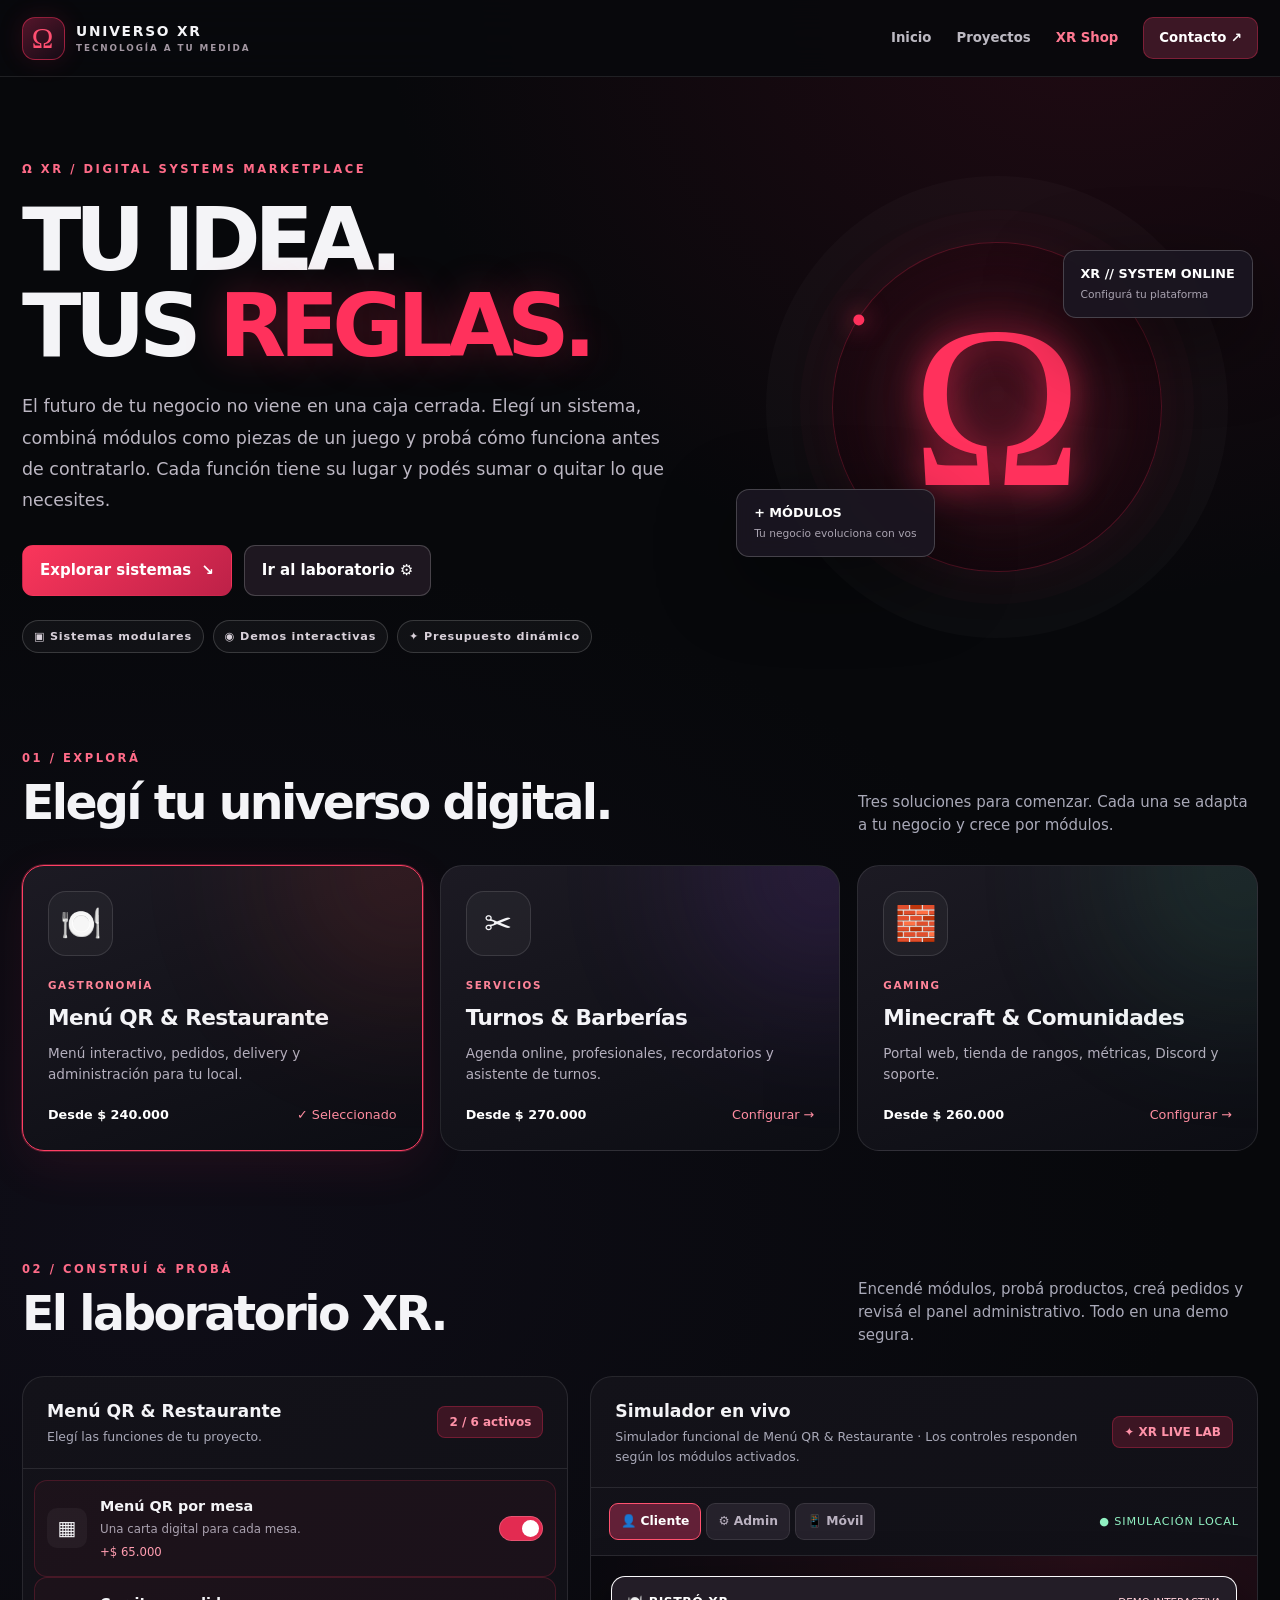
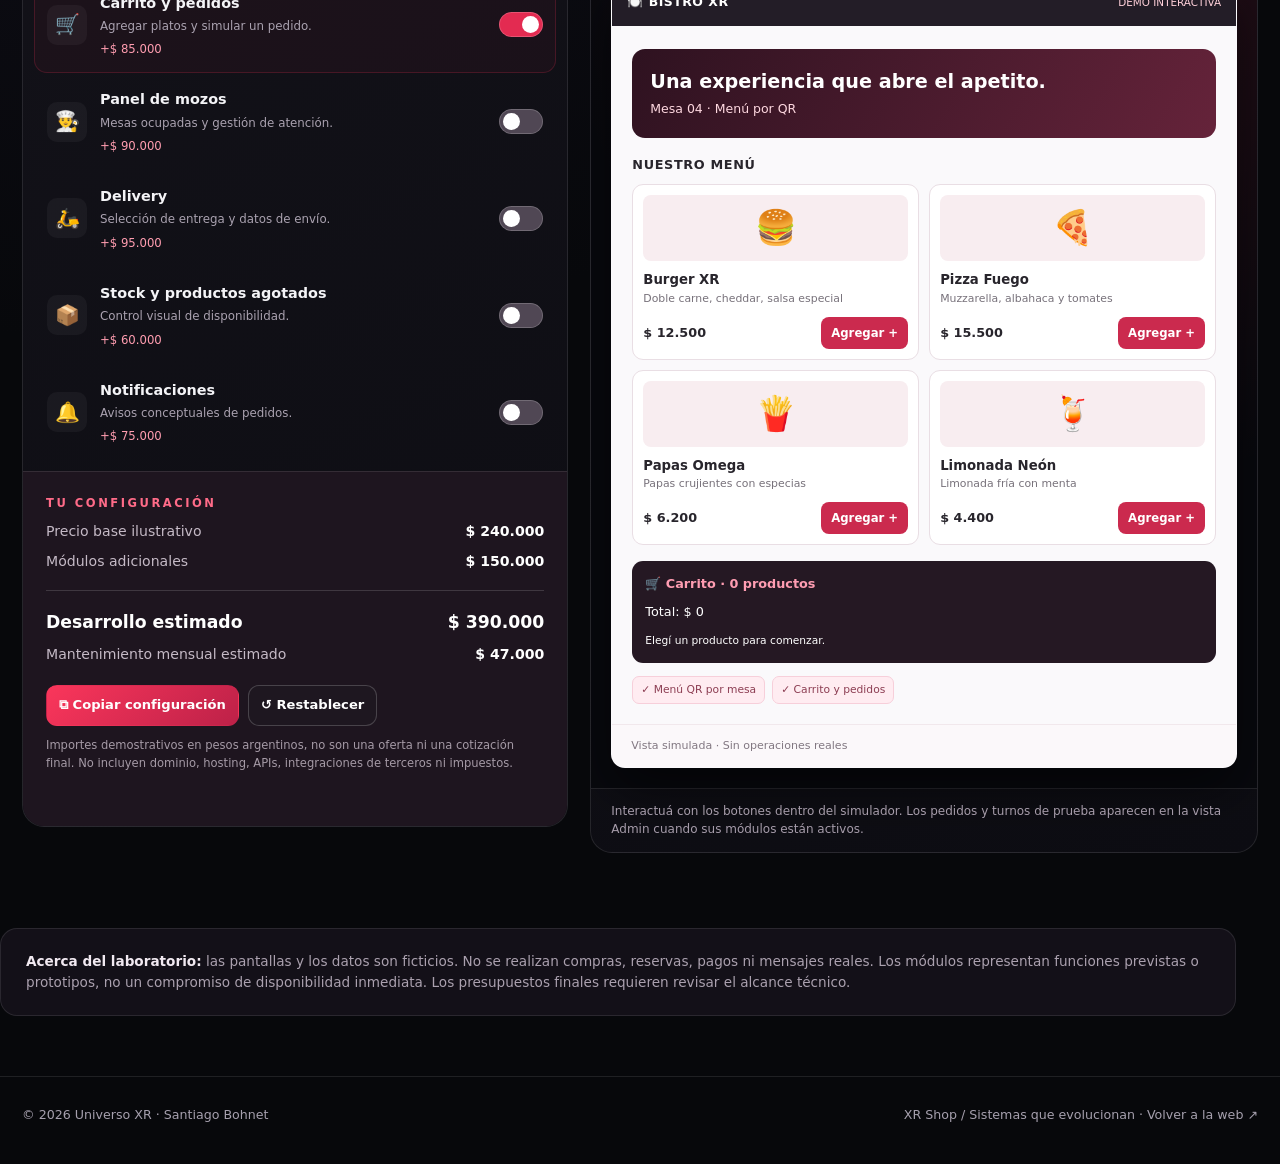
<file: shop.html>
<!doctype html>
<html lang="es-AR">
<head>
<meta charset="utf-8">
<meta name="viewport" content="width=device-width,initial-scale=1">
<meta name="theme-color" content="#08090d">
<meta name="description" content="XR Shop: configurá tu sistema a medida, activá módulos y probá demos interactivas de restaurante, turnos y Minecraft.">
<title>XR Shop · Sistemas a tu medida | Universo XR</title>
<link rel="stylesheet" href="./assets/shop-v2.css">
</head>
<body>
<header><nav class="wrap navigation" aria-label="Navegación principal">
<a class="brand" href="./clasica.html" aria-label="Volver a Universo XR"><span class="brand-mark" aria-hidden="true">Ω</span><span>UNIVERSO XR<small>TECNOLOGÍA A TU MEDIDA</small></span></a>
<div class="navlinks"><a href="./clasica.html">Inicio</a><a href="./clasica.html#proyectos">Proyectos</a><a href="./shop.html" class="current" aria-current="page">XR Shop</a><a class="nav-cta" href="./clasica.html#contacto">Contacto ↗</a></div>
</nav></header>
<main>
<section class="wrap hero" aria-labelledby="hero-title">
<div>
<div class="eyebrow">Ω XR / DIGITAL SYSTEMS MARKETPLACE</div>
<h1 id="hero-title">TU IDEA.<br>TUS <span>REGLAS.</span></h1>
<p>El futuro de tu negocio no viene en una caja cerrada. Elegí un sistema, combiná módulos como piezas de un juego y probá cómo funciona antes de contratarlo. Cada función tiene su lugar y podés sumar o quitar lo que necesites.</p>
<div class="hero-buttons"><a href="#catalogo" class="btn">Explorar sistemas <span aria-hidden="true">↘</span></a><a href="#laboratorio" class="btn btn-outline">Ir al laboratorio ⚙</a></div>
<div class="hero-pills"><span class="pill">▣ Sistemas modulares</span><span class="pill">◉ Demos interactivas</span><span class="pill">✦ Presupuesto dinámico</span></div>
</div>
<div class="hero-art" aria-hidden="true"><div class="orbit"></div><div class="hero-omega">Ω</div><div class="float one"><b>XR // SYSTEM ONLINE</b><small>Configurá tu plataforma</small></div><div class="float two"><b>+ MÓDULOS</b><small>Tu negocio evoluciona con vos</small></div></div>
</section>
<section class="wrap section" id="catalogo" aria-labelledby="catalog-title"><div class="section-top"><div><div class="eyebrow">01 / EXPLORÁ</div><h2 id="catalog-title">Elegí tu universo digital.</h2></div><p>Tres soluciones para comenzar. Cada una se adapta a tu negocio y crece por módulos.</p></div><div class="catalog" id="catalog" aria-label="Catálogo de productos"></div></section>
<section class="wrap section" id="laboratorio" aria-labelledby="builder-title"><div class="section-top"><div><div class="eyebrow">02 / CONSTRUÍ & PROBÁ</div><h2 id="builder-title">El laboratorio XR.</h2></div><p>Encendé módulos, probá productos, creá pedidos y revisá el panel administrativo. Todo en una demo segura.</p></div>
<div class="builder">
<section class="panel" aria-label="Configurador de módulos">
<div class="panel-title"><div><h3 id="selected-title">Configuración</h3><p>Elegí las funciones de tu proyecto.</p></div><span class="counter" id="module-count">0 activos</span></div>
<div id="module-list" class="module-list"></div>
<div class="pricing"><div class="eyebrow">TU CONFIGURACIÓN</div><div class="price-line"><span>Precio base ilustrativo</span><strong id="base-price"></strong></div><div class="price-line"><span>Módulos adicionales</span><strong id="mods-price"></strong></div><div class="price-line total"><span>Desarrollo estimado</span><strong id="total-price"></strong></div><div class="price-line"><span>Mantenimiento mensual estimado</span><strong id="monthly-price"></strong></div><div class="price-actions"><button id="copy" class="btn small" type="button">⧉ Copiar configuración</button><button id="reset" class="btn btn-outline small" type="button">↺ Restablecer</button></div><p class="pricing-note">Importes demostrativos en pesos argentinos, no son una oferta ni una cotización final. No incluyen dominio, hosting, APIs, integraciones de terceros ni impuestos.</p><div class="status" id="status" role="status" aria-live="polite"></div></div>
</section>
<section class="panel demo-panel" aria-label="Demostración interactiva">
<div class="panel-title"><div><h3>Simulador en vivo</h3><p id="demo-description">Probá las funciones habilitadas.</p></div><span class="counter">✦ XR LIVE LAB</span></div>
<div class="demo-tools"><div class="tabs" role="group" aria-label="Elegir vista de demostración"><button type="button" data-view="client" class="active" aria-pressed="true">👤 Cliente</button><button type="button" data-view="admin" aria-pressed="false">⚙ Admin</button><button type="button" data-view="mobile" aria-pressed="false">📱 Móvil</button></div><span class="demo-indicator">● SIMULACIÓN LOCAL</span></div>
<div class="demo-scene" id="demo-scene" aria-live="polite"></div>
<div class="demo-bottom">Interactuá con los botones dentro del simulador. Los pedidos y turnos de prueba aparecen en la vista Admin cuando sus módulos están activos.</div>
</section>
</div></section>
<section class="wrap notice" aria-label="Información sobre la demo"><b>Acerca del laboratorio:</b> las pantallas y los datos son ficticios. No se realizan compras, reservas, pagos ni mensajes reales. Los módulos representan funciones previstas o prototipos, no un compromiso de disponibilidad inmediata. Los presupuestos finales requieren revisar el alcance técnico.</section>
</main>
<footer><div class="wrap footer-inner"><span>© <span id="year">2026</span> Universo XR · Santiago Bohnet</span><span>XR Shop / Sistemas que evolucionan · <a href="./clasica.html">Volver a la web ↗</a></span></div></footer>
<script defer src="./assets/shop-v2.js"></script>
</body>
</html>
</file>
<file: assets/shop-v2.css>
/* XR SHOP 2.0 · Comercial, modular y responsive */
:root{color-scheme:dark;--bg:#07080b;--surface:#111218;--surface2:#191b23;--stroke:#ffffff19;--text:#f4f4f7;--muted:#a9a9b8;--red:#ff315c;--red2:#ff657f;--shadow:0 24px 80px #0007}
*{box-sizing:border-box}html{scroll-behavior:smooth}body{margin:0;background:radial-gradient(ellipse 55% 600px at 85% 0,#65102844,transparent),radial-gradient(ellipse 80% 700px at 12% 45%,#1b162b66,transparent),var(--bg);color:var(--text);font:15px/1.55 Inter,"Segoe UI",system-ui,sans-serif}button,input,select{font:inherit}a{color:inherit;text-decoration:none}button{cursor:pointer}button:disabled{opacity:.45;cursor:not-allowed}button:focus-visible,a:focus-visible,input:focus-visible,select:focus-visible{outline:2px solid #ff7896;outline-offset:3px}.wrap{width:min(1340px,calc(100% - 44px));margin-inline:auto}
header{position:sticky;top:0;z-index:40;background:#08090de8;backdrop-filter:blur(20px);border-bottom:1px solid var(--stroke)}.navigation{min-height:76px;display:flex;justify-content:space-between;align-items:center;gap:22px}.brand{display:flex;align-items:center;gap:11px;font-size:.86rem;font-weight:850;letter-spacing:.13em}.brand-mark{width:43px;height:43px;display:grid;place-items:center;border:1px solid #ff315c80;border-radius:13px;background:linear-gradient(145deg,#54152a,#140b15);font:29px Georgia,serif;color:#ff4f71;box-shadow:0 0 26px #ff315c20}.brand small{display:block;color:#a397a2;font-size:.55rem;letter-spacing:.22em}.navlinks{display:flex;align-items:center;gap:25px;color:#bcb9c2;font-size:.83rem;font-weight:650}.navlinks a:hover,.navlinks .current{color:#ff7891}.nav-cta{padding:10px 15px;border:1px solid #ff315c55;border-radius:10px;background:#3c1725;color:#fff!important}
.hero{padding:84px 0 62px;display:grid;grid-template-columns:1.12fr .88fr;gap:50px;align-items:center;position:relative}.eyebrow{font-size:.72rem;letter-spacing:.22em;color:#ff6b88;font-weight:850;text-transform:uppercase}.hero h1{font-size:clamp(3.3rem,6.8vw,7.2rem);line-height:.99;letter-spacing:-.075em;margin:18px 0 22px;font-weight:900}.hero h1 span{color:var(--red);text-shadow:0 0 40px #ff315c48}.hero p{max-width:650px;color:#bcb7c3;font-size:1.09rem;line-height:1.8}.hero-buttons{display:flex;gap:12px;flex-wrap:wrap;margin-top:28px}.btn{display:inline-flex;align-items:center;justify-content:center;gap:10px;border:1px solid transparent;border-radius:11px;padding:13px 17px;color:#fff;font-weight:800;background:linear-gradient(135deg,#fa365b,#bd2148);transition:.2s}.btn:hover{transform:translateY(-2px);filter:brightness(1.1)}.btn-outline{background:#1e1720;border-color:#ffffff30}.small{padding:9px 12px;font-size:.82rem}.pill{font-size:.7rem;letter-spacing:.07em;border-radius:999px;padding:7px 11px;border:1px solid #ffffff2a;background:#ffffff0a;color:#d9d1da;font-weight:700}.hero-pills{display:flex;gap:9px;flex-wrap:wrap;margin-top:24px}.hero-art{min-height:350px;position:relative;display:grid;place-items:center;isolation:isolate}.hero-art:before{content:"";position:absolute;width:min(95%,390px);aspect-ratio:1;border-radius:50%;background:radial-gradient(circle,#ff315c2c,transparent 67%);filter:blur(9px);z-index:-1}.orbit{position:absolute;width:330px;height:330px;border-radius:50%;border:1px solid #ff315c40;box-shadow:0 0 0 32px #ff315c05,0 0 0 66px #ffffff05,inset 0 0 50px #ff315c0e;transform:rotate(-22deg)}.orbit:after{content:"";position:absolute;width:11px;height:11px;border-radius:50%;background:var(--red);box-shadow:0 0 24px var(--red);top:26px;left:63px}.hero-omega{font:230px Georgia,serif;color:#ff315c;text-shadow:0 0 34px #ff315c99,0 0 130px #ff315c56}.float{position:absolute;padding:13px 17px;background:#1b1722e8;backdrop-filter:blur(10px);border:1px solid #ffffff32;border-radius:13px;box-shadow:var(--shadow);font-size:.8rem}.float b{display:block;color:white}.float small{color:#a9a3b0}.float.one{top:18px;right:1%}.float.two{bottom:25px;left:0}
.section{padding:35px 0 75px}.section-top{display:flex;align-items:end;justify-content:space-between;gap:28px;margin-bottom:28px}.section h2{margin:8px 0;font-size:clamp(2rem,3.7vw,3.5rem);letter-spacing:-.055em;line-height:1.12}.section-top p{max-width:400px;color:var(--muted);margin:0}.catalog{display:grid;grid-template-columns:repeat(3,minmax(0,1fr));gap:17px}.product{position:relative;text-align:left;color:inherit;min-height:285px;border:1px solid #ffffff19;border-radius:22px;background:linear-gradient(160deg,#1c1a23,#0c0d13);padding:25px;overflow:hidden;transition:.2s}.product:before{content:"";position:absolute;width:250px;height:250px;top:-120px;right:-110px;border-radius:50%;background:var(--glow,#ff315c);filter:blur(82px);opacity:.16}.product:hover{transform:translateY(-5px);border-color:#ff526e80}.product.active{border-color:#ff3f64;box-shadow:0 0 0 1px #ff3f644d,0 14px 50px #ff315c16}.product-icon{width:65px;height:65px;display:grid;place-items:center;background:#ffffff0a;border:1px solid #ffffff1e;border-radius:18px;font-size:2.1rem;margin-bottom:21px}.product .mini{font-size:.65rem;letter-spacing:.15em;color:#ff8498;font-weight:850}.product h3{font-size:1.35rem;letter-spacing:-.028em;margin:8px 0}.product p{color:#b4afbd;font-size:.85rem;margin:0 0 15px}.product-bottom{display:flex;align-items:center;justify-content:space-between;gap:10px;font-size:.8rem;margin-top:20px}.product-bottom strong{color:#fff}.product-bottom .choose{color:#ff8da1}
.builder{display:grid;grid-template-columns:minmax(340px,.90fr) minmax(0,1.1fr);gap:22px;align-items:start}.panel{border:1px solid var(--stroke);background:linear-gradient(155deg,#131219,#0d0d13);border-radius:22px;overflow:hidden}.panel-title{display:flex;align-items:center;justify-content:space-between;gap:15px;padding:21px 24px;border-bottom:1px solid var(--stroke)}.panel-title h3{font-size:1.08rem;margin:0}.panel-title p{color:var(--muted);font-size:.78rem;margin:3px 0 0}.counter{border-radius:8px;background:#3c1523;border:1px solid #ff315c48;color:#ff92a8;padding:6px 11px;font-size:.75rem;font-weight:800;white-space:nowrap}
.module-list{padding:11px}.module{display:flex;align-items:center;gap:13px;padding:14px 12px;border:1px solid transparent;border-radius:13px;transition:.2s}.module.enabled{background:#ff315c0b;border-color:#ff315c31}.module:hover{background:#ffffff08}.module-icon{width:40px;height:40px;display:grid;place-items:center;border-radius:10px;background:#ffffff0b;font-size:1.25rem;flex:none}.module-info{flex:1;min-width:0}.module-name{font-weight:800;font-size:.9rem}.module-desc{font-size:.74rem;color:#aaa2b0;margin-top:3px}.module-price{font-size:.73rem;color:#ff9db0;white-space:nowrap;margin-top:5px}.switch{display:block;position:relative;width:44px;height:25px;flex:none}.switch input{position:absolute;inset:0;opacity:0;cursor:pointer;margin:0;width:100%;height:100%;z-index:2}.track{display:block;height:25px;border-radius:25px;background:#504754;border:1px solid #ffffff30;transition:.2s}.track:before{content:"";display:block;width:17px;height:17px;border-radius:50%;background:#fff;margin:3px;transition:.2s}.switch input:checked+.track{background:#e32b51}.switch input:checked+.track:before{transform:translateX(19px)}.switch input:focus-visible+.track{outline:2px solid #ff829a;outline-offset:2px}
.pricing{background:#1e151f;padding:23px;border-top:1px solid var(--stroke)}.price-line{display:flex;justify-content:space-between;gap:15px;color:#c5bac6;font-size:.88rem;margin:8px 0}.price-line strong{color:#fff;font-variant-numeric:tabular-nums}.price-line.total{margin-top:17px;padding-top:18px;border-top:1px solid #ffffff25;color:#fff;font-size:1.08rem;font-weight:850}.price-actions{display:flex;gap:9px;flex-wrap:wrap;margin:20px 0 4px}.pricing-note{font-size:.72rem;color:#a59aa6;line-height:1.55}.status{font-size:.78rem;color:#ffafbd;min-height:1.5em}
.demo-panel{position:sticky;top:97px}.demo-tools{display:flex;gap:6px;align-items:center;justify-content:space-between;flex-wrap:wrap;padding:15px 18px;border-bottom:1px solid var(--stroke)}.tabs{display:flex;gap:5px;flex-wrap:wrap}.tabs button{border:1px solid #ffffff18;background:#25212b;color:#bbb2c1;border-radius:9px;padding:8px 11px;font-weight:750;font-size:.77rem}.tabs button.active{background:#622037;border-color:#ff526f;color:#fff}.demo-indicator{color:#91f0c2;font-size:.7rem;letter-spacing:.08em}.demo-scene{min-height:510px;padding:20px;background:radial-gradient(circle at 75% 0,#ff315c20,transparent 55%),#08090e;display:flex;justify-content:center;align-items:flex-start}
.mock{width:100%;max-width:680px;min-height:440px;border-radius:14px;overflow:hidden;color:#28252c;background:#faf9fb;box-shadow:0 22px 55px #0008;border:1px solid #ffffff21}.mock.mobile{max-width:360px;border:6px solid #342c36;border-radius:31px;min-height:480px}.mock-head{display:flex;justify-content:space-between;align-items:center;gap:10px;background:#231d27;color:#fff;padding:15px;font-size:.78rem}.mock-head b{font-weight:900;letter-spacing:.04em}.mock-head small{color:#ffd0d9}.mock-body{padding:20px}.mock-body h3{font-size:1.48rem;letter-spacing:-.04em;margin:0 0 4px}.mock-body p{color:#78707b;font-size:.8rem;line-height:1.55}.demo-hero{background:linear-gradient(120deg,#2e1220,#65233a);padding:18px;border-radius:13px;margin:3px 0 17px;color:#fff}.demo-hero strong{display:block;font-size:1.2rem}.demo-hero small{color:#ffd9e1}.demo-section-title{font-weight:850;font-size:.8rem;letter-spacing:.05em;margin:17px 0 9px}.demo-grid{display:grid;grid-template-columns:repeat(2,minmax(0,1fr));gap:10px}.demo-item{border:1px solid #e9dee4;background:#fff;border-radius:11px;padding:10px;min-width:0}.demo-item .emoji{height:66px;display:grid;place-items:center;background:#f8edf0;border-radius:8px;font-size:2.1rem;margin-bottom:9px}.demo-item strong{display:block;font-size:.83rem}.demo-item small{display:block;color:#77717a;font-size:.68rem}.demo-item .item-bottom{display:flex;justify-content:space-between;align-items:center;gap:4px;margin-top:9px}.demo-item .item-bottom b{font-size:.8rem}.demo-btn{border:0;color:#fff;background:#cb2a4e;border-radius:8px;padding:7px 10px;font-size:.73rem;font-weight:800}.demo-btn:hover{background:#a8193c}.demo-btn.light{background:#f9e1e8;color:#74253d;border:1px solid #efbdcc}.demo-btn:disabled{background:#e1d4d8;color:#9a8d92}.demo-row{display:flex;align-items:center;justify-content:space-between;gap:9px;flex-wrap:wrap;margin:8px 0}.demo-tag{font-size:.69rem;padding:5px 8px;border-radius:7px;background:#f9e5eb;color:#922c4a;font-weight:760}.demo-box{border:1px solid #ecdde2;border-radius:11px;padding:13px;background:#fff;margin:9px 0}.demo-box strong{font-size:.85rem}.demo-box p{font-size:.74rem;margin:5px 0}.demo-select{width:100%;background:#fff;color:#2b242a;border:1px solid #d9c9d1;border-radius:8px;padding:10px;margin:6px 0 12px}.demo-field{display:block;font-size:.74rem;color:#5e535b;font-weight:750}.demo-summary{background:#251823;color:#fff;border-radius:11px;padding:13px;margin-top:16px;font-size:.8rem}.demo-summary strong{color:#ff9db2}.demo-summary .demo-btn{margin-top:10px}.demo-msg{margin:10px 0;padding:10px;border-radius:8px;background:#e8f7ed;color:#24533a;font-size:.75rem}.demo-placeholder{border:1px dashed #ccbac6;border-radius:10px;text-align:center;padding:19px;color:#7d6a79;font-size:.8rem;background:#fff}.demo-list{display:flex;flex-direction:column;gap:8px}.demo-list-row{background:white;border:1px solid #ebdfe6;border-radius:9px;padding:12px;display:flex;align-items:center;justify-content:space-between;gap:10px;font-size:.76rem}.demo-list-row b{font-size:.8rem}.demo-list-row small{color:#8a7785}.demo-footer{padding:12px 19px;border-top:1px solid #f1e8ec;background:#fbf8fa;color:#817781;font-size:.69rem}.features{display:flex;gap:7px;flex-wrap:wrap;margin-top:13px}.features span{color:#8c3d52;background:#ffecf1;border:1px solid #f7cfda;border-radius:7px;padding:5px 8px;font-size:.67rem}
.demo-bottom{border-top:1px solid var(--stroke);padding:13px 20px;color:#a69caa;font-size:.75rem}.notice{margin:0 0 60px;background:#131018;border:1px solid var(--stroke);padding:22px 25px;border-radius:17px;color:#aba1af;font-size:.85rem}.notice b{color:#f1e9f1}footer{border-top:1px solid var(--stroke);padding:28px 0 40px;color:#a6a0ae;font-size:.79rem}.footer-inner{display:flex;justify-content:space-between;gap:14px;flex-wrap:wrap}
@media(max-width:1100px){.navlinks{gap:15px}.hero{gap:20px}.builder{grid-template-columns:minmax(0,1fr)}.demo-panel{position:static}.catalog{gap:12px}.product{padding:20px}}
@media(max-width:780px){.hero{grid-template-columns:1fr;padding:48px 0 35px}.hero-art{display:none}.section-top{display:block}.section-top p{margin-top:12px}.catalog{grid-template-columns:1fr}.product{min-height:210px}.navigation{padding:12px 0;flex-wrap:wrap}.navlinks{gap:12px;flex-wrap:wrap}.nav-cta{padding:6px 10px}.section{padding-bottom:50px}}
@media(max-width:490px){.wrap{width:calc(100% - 26px)}.brand{font-size:.72rem}.hero h1{font-size:3.5rem}.hero p{font-size:.96rem}.panel-title{padding:17px}.module{gap:8px;padding:12px 5px}.module-icon{width:32px;height:32px}.module-desc{font-size:.7rem}.pricing{padding:17px}.demo-scene{padding:10px}.mock-body{padding:12px}.demo-grid{gap:7px}.demo-item{padding:7px}.demo-item .emoji{height:53px}.demo-item .item-bottom{align-items:start;flex-direction:column}.navlinks{font-size:.75rem}}
@media(prefers-reduced-motion:reduce){html{scroll-behavior:auto}*{transition:none!important}}
</file>
